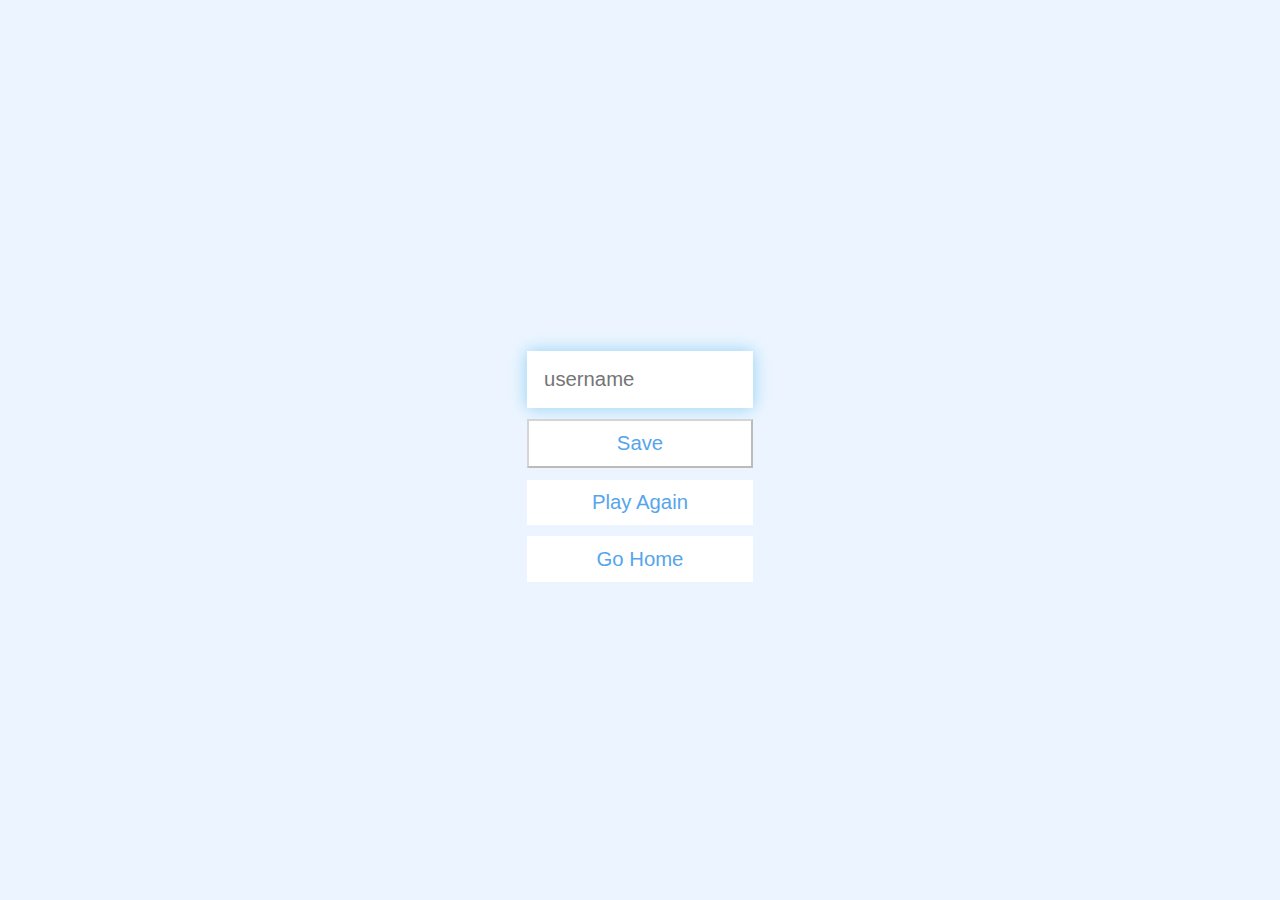
<file: end.html>
<!DOCTYPE html>
<html lang="en">
  <head>
    <meta charset="UTF-8">
    <meta name="viewport" content="width=device-width, initial-scale=1.0">
    <meta http-equiv="X-UA-Compatible"
    content="ie-edge">
    <title>Congrats</title>
    <link rel="stylesheet" href="app.css">
  </head>
  <body>
    <div class="container">
      <div id="end" class="flex-center flex-column">
        <h1 id="finalScore"></h1>
        <form>
          <input
            type="text"
            name="username"
            id="username"
            placeholder="username"
            >
          <button
            type="submit"
            class="btn"
            id="saveScoreBtn"
            onclick="saveHighScore(event)"
            disabled
          >
            Save
          </button>
        </form>
        <a class="btn" href="home.html">Play Again</a>
        <a class="btn" href="index.html">Go Home</a>
      </div>
    </div>
    <script src="end.js"></script>
  </body>
</html>
</file>
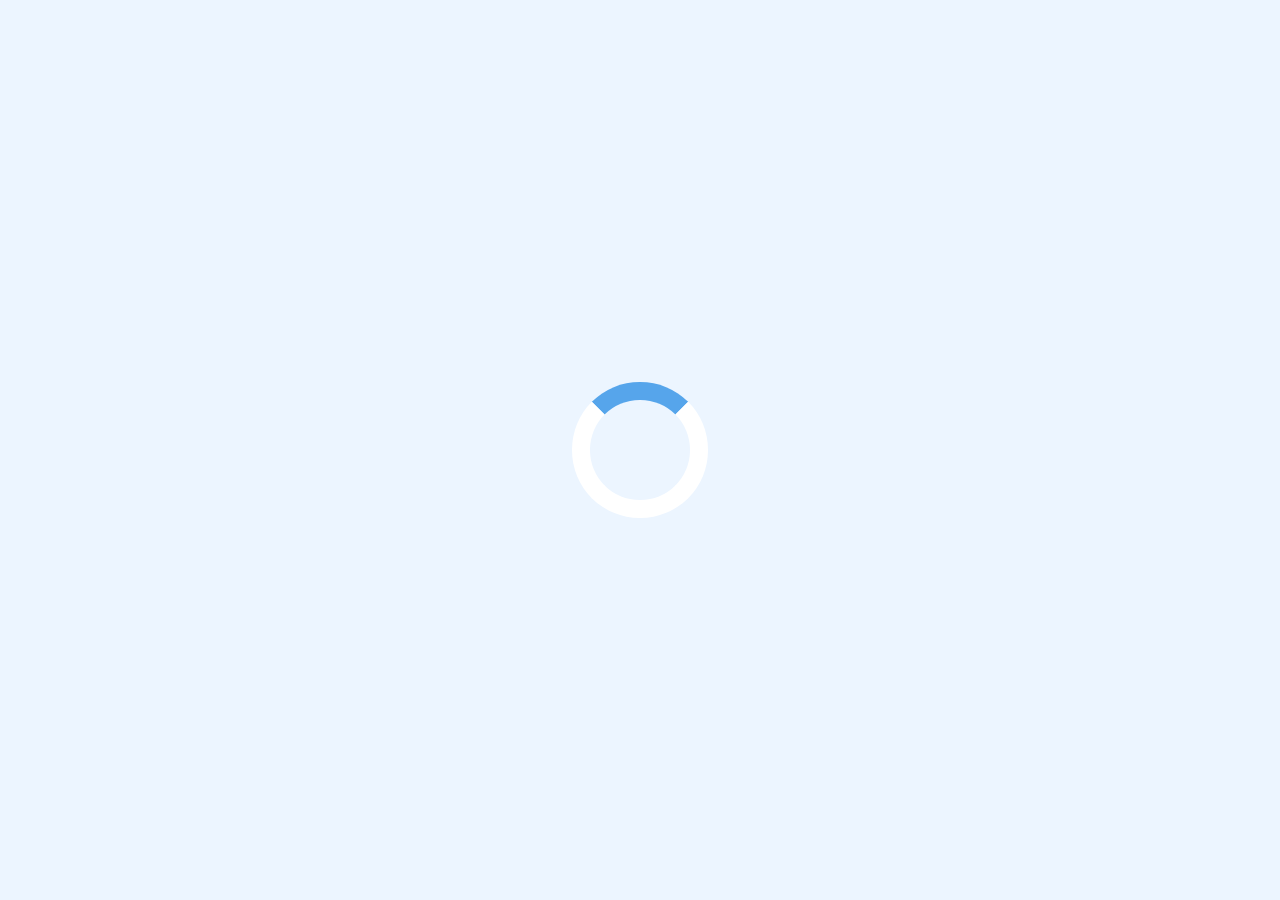
<file: game.html>
<!DOCTYPE html>
<html lang="en">
  <head>
    <meta charset="UTF-8">
    <meta name="viewport" content="width=device-width, initial-scale=1.0">
    <meta http-equiv="X-UA-Compatible" content="ie=edge">
    <title>Memo-Rise</title>
    <link rel="stylesheet" href="app.css">
    <link rel="stylesheet" href="game.css">
  </head>
  <body>
    <div class="container">
      <div id="loader"></div>
      <div id="game" class="justify-center flex-column hidden">
          <div id="hud">
              <div id="hud-item">
                <p id="progressText" class="hud-prefix">
                  Question
                </p>
                <div id="progressBar">
                  <div id="progressBarFull"></div>
                </div>
              </div>
              <div id="hud-item">
                <p class="hud-prefix">
                   Score
                </p>
                <h1 class="hud-main-text" id="score">
                    0
                </h1>
             </div>
          </div>
        <h2 id="question">Test</h2>
        <div class="choice-container">
            <p class="choice-prefix">A</p>
            <p class="choice-text" data-number="1">Choice 1</p>
        </div>
        <div class="choice-container">
            <p class="choice-prefix">B</p>
            <p class="choice-text" data-number="2">Choice 2</p>
        </div>
        <div class="choice-container">
            <p class="choice-prefix">C</p>
            <p class="choice-text" data-number="3">Choice 3</p>
        </div>
        <div class="choice-container">
            <p class="choice-prefix">D</p>
            <p class="choice-text" data-number="4">Choice 4</p>
        </div>
      </div>
    </div>
    <script src="game.js"> </script>
  </body>
</html>
</file>
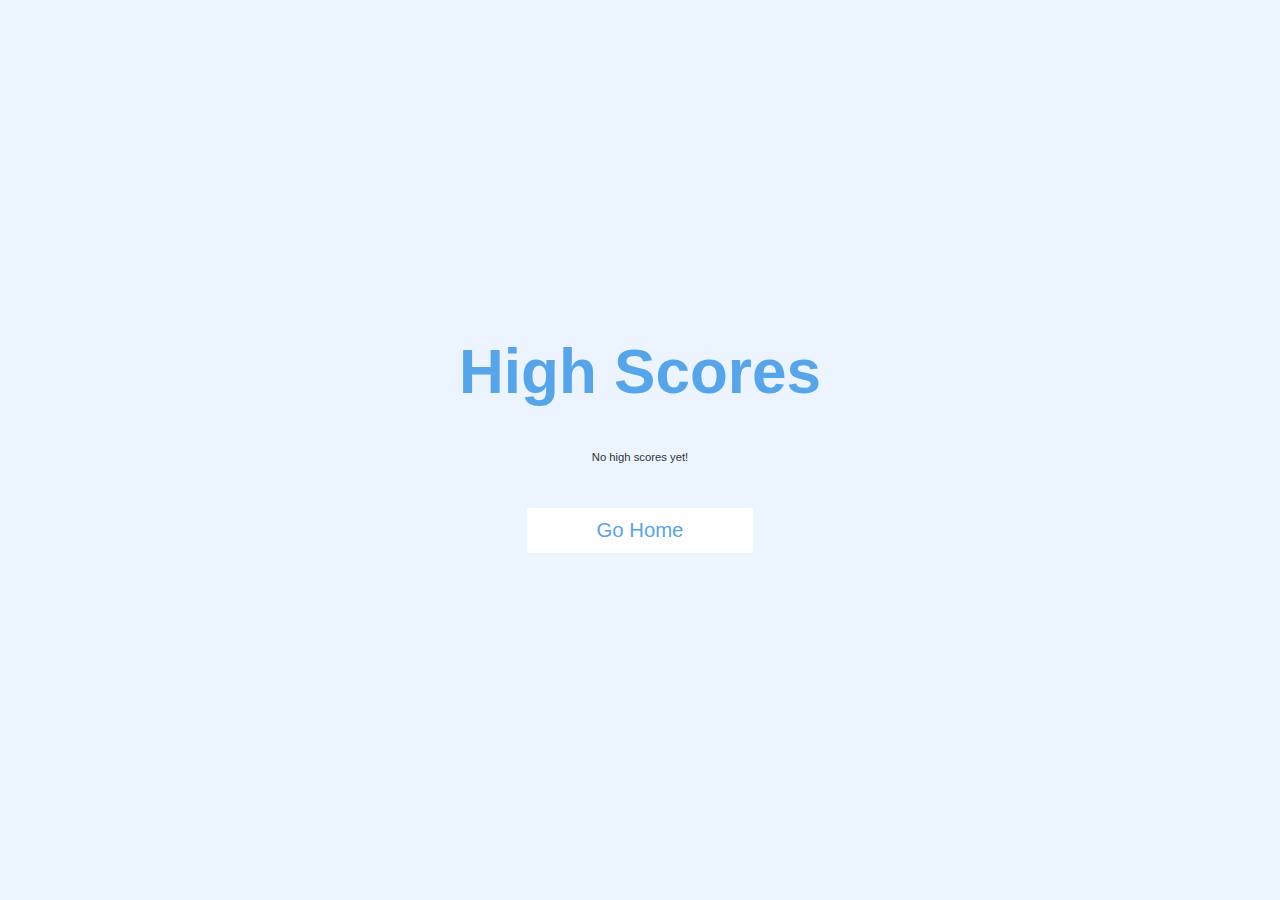
<file: highscores.html>
<!DOCTYPE html>
<html lang="en">
  <head>
    <meta charset="UTF-8">
    <meta name="viewport" content="width=device-width, initial-scale=1.0">
    <meta http-equiv="X-UA-Compatible" content="ie=edge">
    <title>High Scores</title>
    <link rel="stylesheet" href="app.css">
    <link rel="stylesheet" href="highscores.css">
  </head>
  <body>
    <div class="container">
      <div id="highscores" class="flex-center flex-column">
        <h1 id="finalScore">High Scores</h1>
        <ul id="highScoresList"></ul>
        <a class="btn" href="index.html">Go Home</a>
      </div>
    </div>
    <script src="highscores.js"></script>
  </body>
</html>
</file>
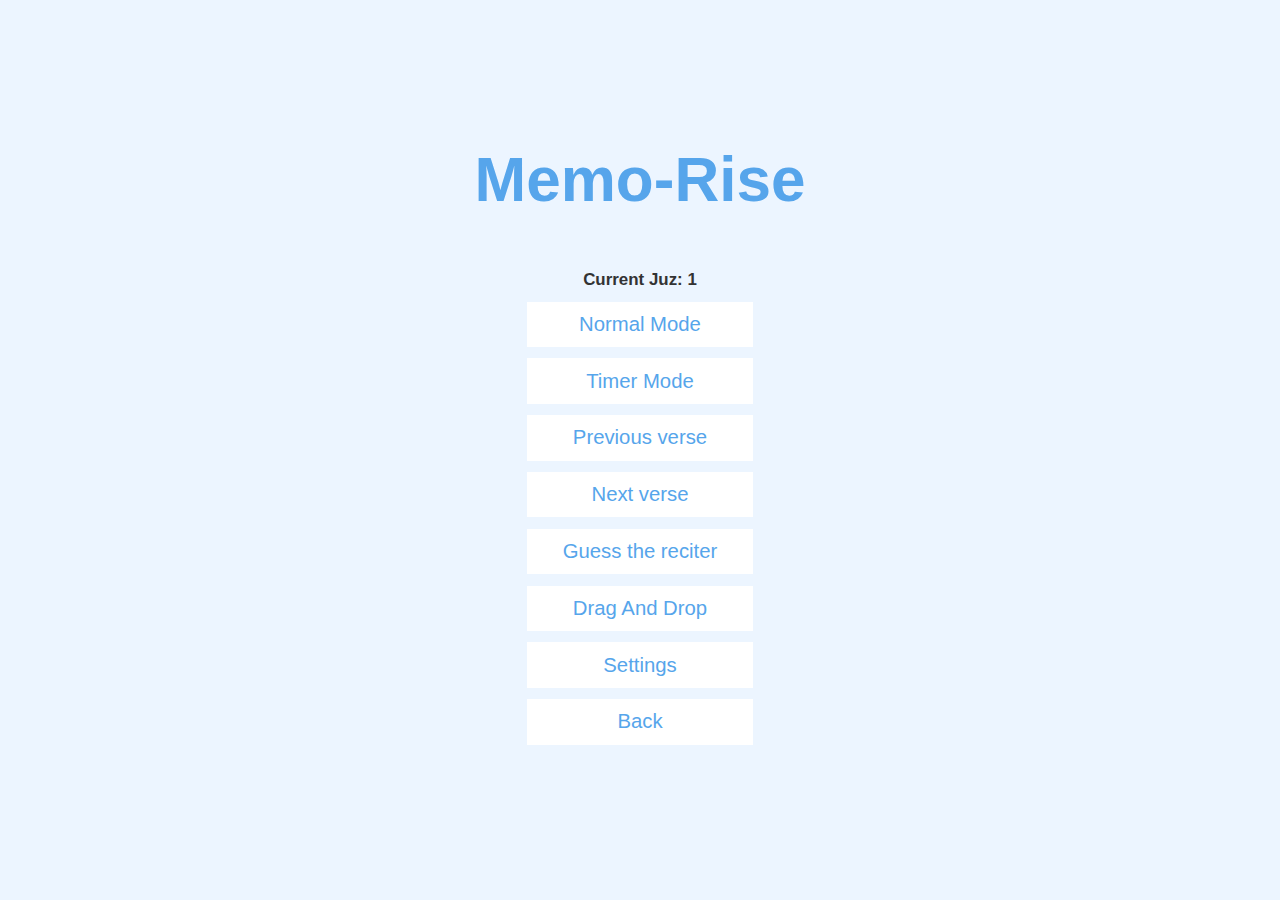
<file: home.html>
<!DOCTYPE html>
<html lang="en">
<head>
    <meta charset="UTF-8">
    <meta name="viewport" content="width=device-width, initial-scale=1.0">
    <title>Home</title>
    <link rel="stylesheet" href="app.css">
    <style>
        /* Add custom styles for the current Juz text */
        #currentJuz {
            font-size: 1.5rem; /* Make the text bigger */
            font-weight: bold; /* Make the text bold */
            margin: 1rem 0; /* Add some spacing around it */
            color: #333; /* Set a dark color for better visibility */
        }
    </style>
</head>
<body>
    <div class="container">
        <div id="home" class="flex-center flex-column">
            <h1>Memo-Rise</h1>
            <p id="currentJuz" class="current-juz">Current Juz: Loading...</p>
            <a class="btn" href="game.html">Normal Mode</a>
            <a class="btn" href="timer.html">Timer Mode</a>
            <a class="btn" href="previous.html">Previous verse</a>
            <a class="btn" href="next.html">Next verse</a>
            <a class="btn" href="guessTheReciter.html">Guess the reciter</a>
            <a class="btn" href="rearrangeVerse.html">Drag And Drop</a>
            <a href="settings.html" class="btn">Settings</a>
            <a class="btn" href="index.html">Back</a>
        </div>
    </div>

    <script>
        // Retrieve the selected Juz from localStorage
        const selectedJuz = localStorage.getItem('selectedJuz') || 1; // Default to Juz 1 if none selected

        // Update the current Juz display
        const currentJuzElement = document.getElementById('currentJuz');
        currentJuzElement.textContent = `Current Juz: ${selectedJuz}`;
    </script>
</body>
</html>
</file>
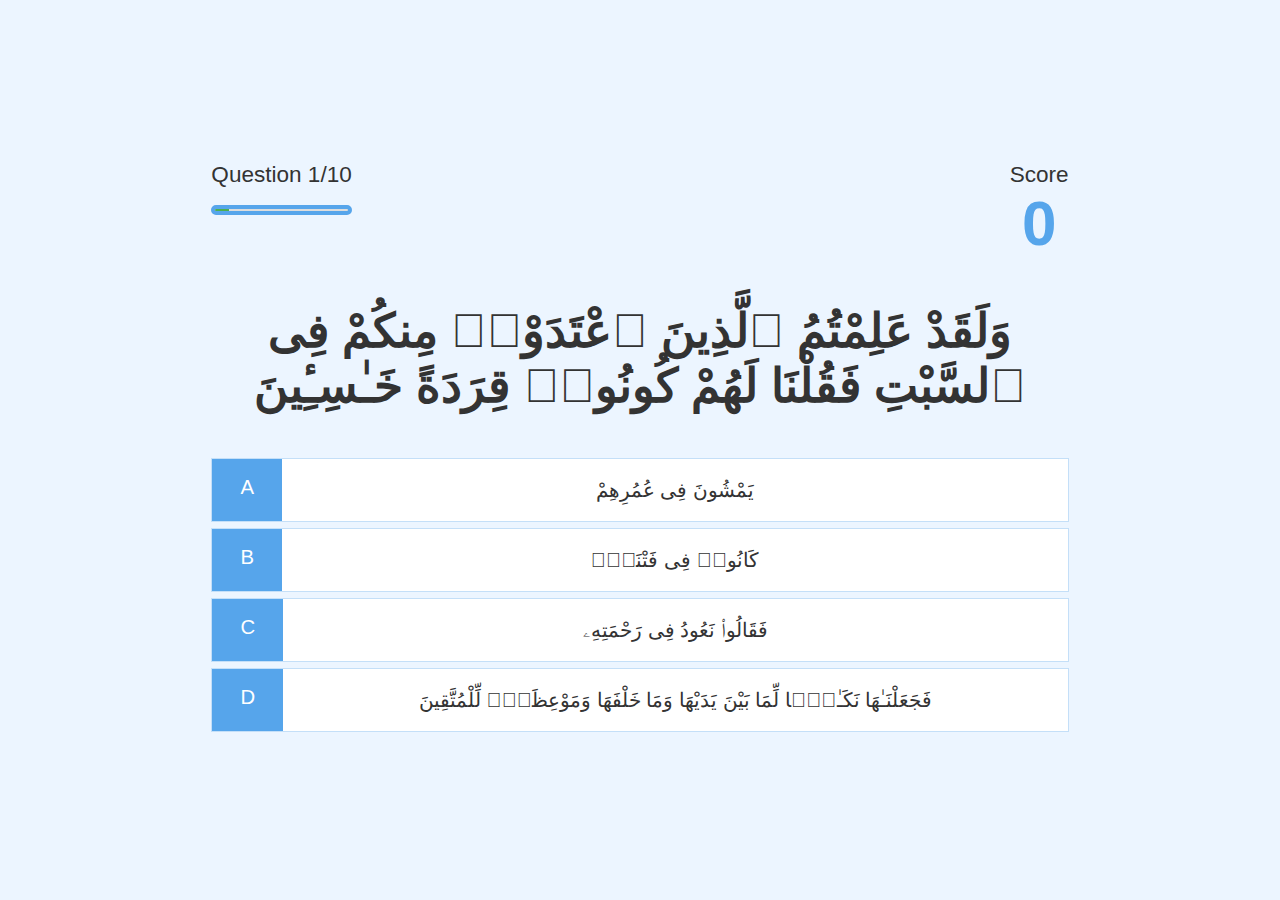
<file: next.html>
<!DOCTYPE html>
<html lang="en">
  <head>
    <meta charset="UTF-8">
    <meta name="viewport" content="width=device-width, initial-scale=1.0">
    <meta http-equiv="X-UA-Compatible" content="ie=edge">
    <title>Quiz Play</title>
    <link rel="stylesheet" href="app.css">
    <link rel="stylesheet" href="game.css">
  </head>
  <body>
    <div class="container">
      <div id="loader"></div>
      <div id="game" class="justify-center flex-column hidden">
          <div id="hud">
              <div id="hud-item">
                <p id="progressText" class="hud-prefix">
                  Question
                </p>
                <div id="progressBar">
                  <div id="progressBarFull"></div>
                </div>
              </div>
              <div id="hud-item">
                <p class="hud-prefix">
                   Score
                </p>
                <h1 class="hud-main-text" id="score">
                    0
                </h1>
             </div>
          </div>
        <h2 id="question">What is the answer to this question lol</h2>
        <div class="choice-container">
            <p class="choice-prefix">A</p>
            <p class="choice-text" data-number="1">Choice 1</p>
        </div>
        <div class="choice-container">
            <p class="choice-prefix">B</p>
            <p class="choice-text" data-number="2">Choice 2</p>
        </div>
        <div class="choice-container">
            <p class="choice-prefix">C</p>
            <p class="choice-text" data-number="3">Choice 3</p>
        </div>
        <div class="choice-container">
            <p class="choice-prefix">D</p>
            <p class="choice-text" data-number="4">Choice 4</p>
        </div>
      </div>
    </div>
    <script src="next.js"> </script>
  </body>
</html>
</file>
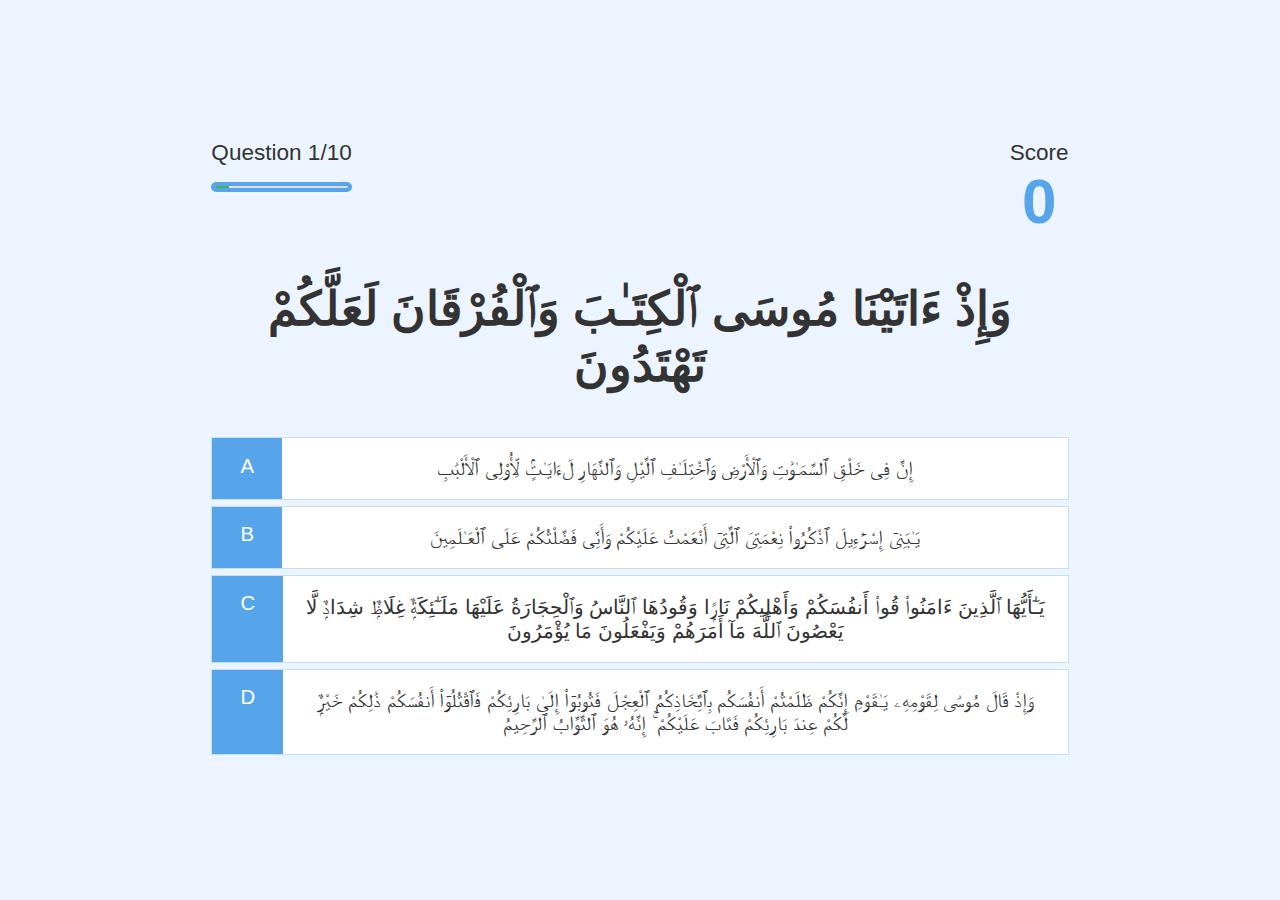
<file: previous.html>
<!DOCTYPE html>
<html lang="en">
  <head>
    <meta charset="UTF-8">
    <meta name="viewport" content="width=device-width, initial-scale=1.0">
    <meta http-equiv="X-UA-Compatible" content="ie=edge">
    <title>Quiz Play</title>
    <link rel="stylesheet" href="app.css">
    <link rel="stylesheet" href="game.css">
  </head>
  <body>
    <div class="container">
      <div id="loader"></div>
      <div id="game" class="justify-center flex-column hidden">
          <div id="hud">
              <div id="hud-item">
                <p id="progressText" class="hud-prefix">
                  Question
                </p>
                <div id="progressBar">
                  <div id="progressBarFull"></div>
                </div>
              </div>
              <div id="hud-item">
                <p class="hud-prefix">
                   Score
                </p>
                <h1 class="hud-main-text" id="score">
                    0
                </h1>
             </div>
          </div>
        <h2 id="question">What is the answer to this question lol</h2>
        <div class="choice-container">
            <p class="choice-prefix">A</p>
            <p class="choice-text" data-number="1">Choice 1</p>
        </div>
        <div class="choice-container">
            <p class="choice-prefix">B</p>
            <p class="choice-text" data-number="2">Choice 2</p>
        </div>
        <div class="choice-container">
            <p class="choice-prefix">C</p>
            <p class="choice-text" data-number="3">Choice 3</p>
        </div>
        <div class="choice-container">
            <p class="choice-prefix">D</p>
            <p class="choice-text" data-number="4">Choice 4</p>
        </div>
      </div>
    </div>
    <script src="previous.js"> </script>
  </body>
</html>
</file>
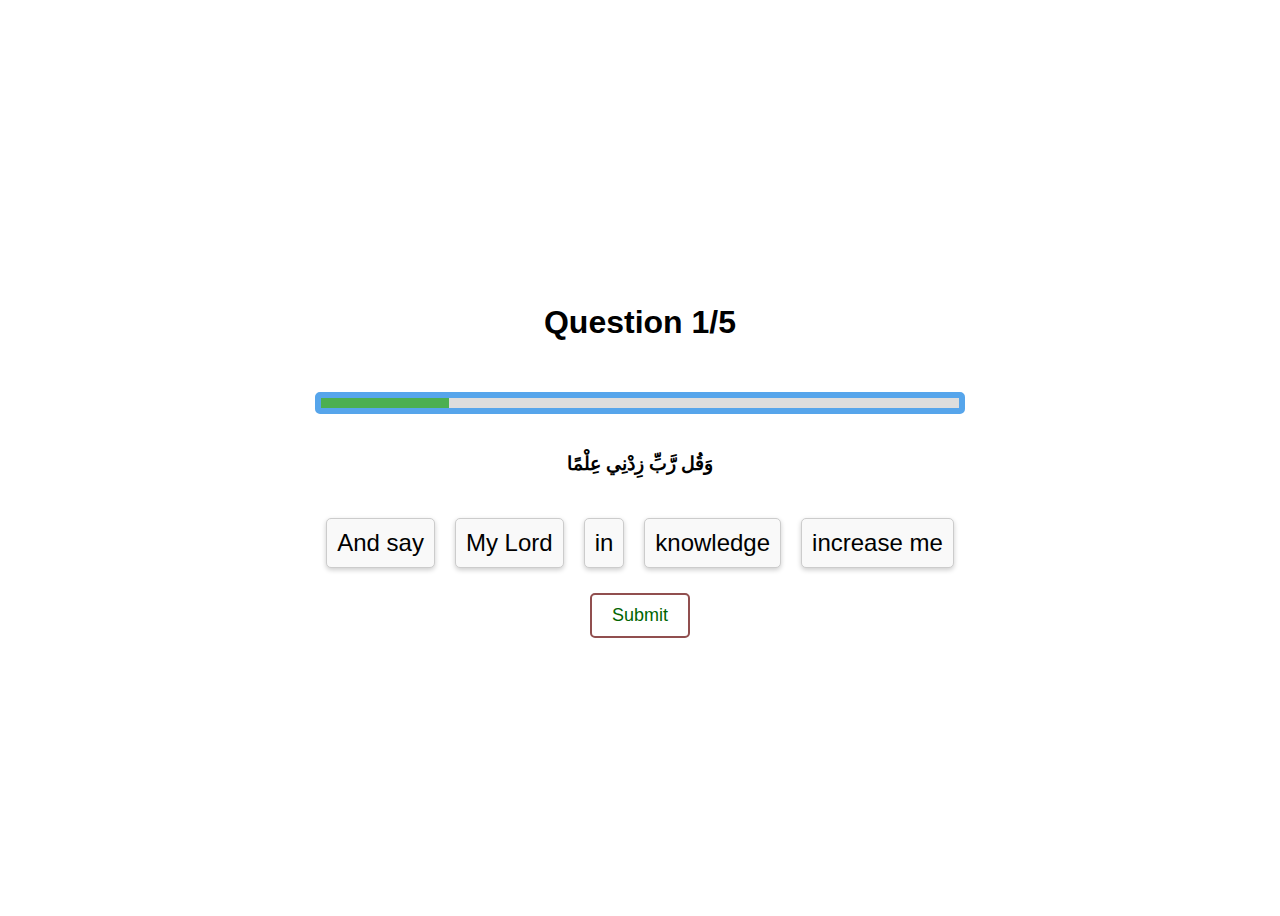
<file: rearrangeVerse.html>
<!DOCTYPE html>
<html lang="en" dir="ltr">
<head>
    <meta charset="UTF-8">
    <meta name="viewport" content="width=device-width, initial-scale=1.0">
    <title>Rearrange the Verse</title>
    <link rel="stylesheet" href="game.css">
</head>
<body>
    <div class="container">
        <div id="game" class="flex-center flex-column hidden">
            <h2 id="progressText" class="hud-prefix">Question x of y</h2>
            <div id="progressBar">
                <div id="progressBarFull"></div>
            </div>

            <!-- Arabic Verse Display -->
            <div class="arabic-verse">
                <h3 id="arabicVerse"></h3>
            </div>

            <!-- English Words Container -->
            <div class="verse-container">
                <div id="wordContainer" class="flex-center word-container"></div>
            </div>

            <button id="submitBtn" class="btn">Submit</button>
        </div>
    </div>
    <script src="rearrangeVerse.js"></script>
</body>
</html>
</file>
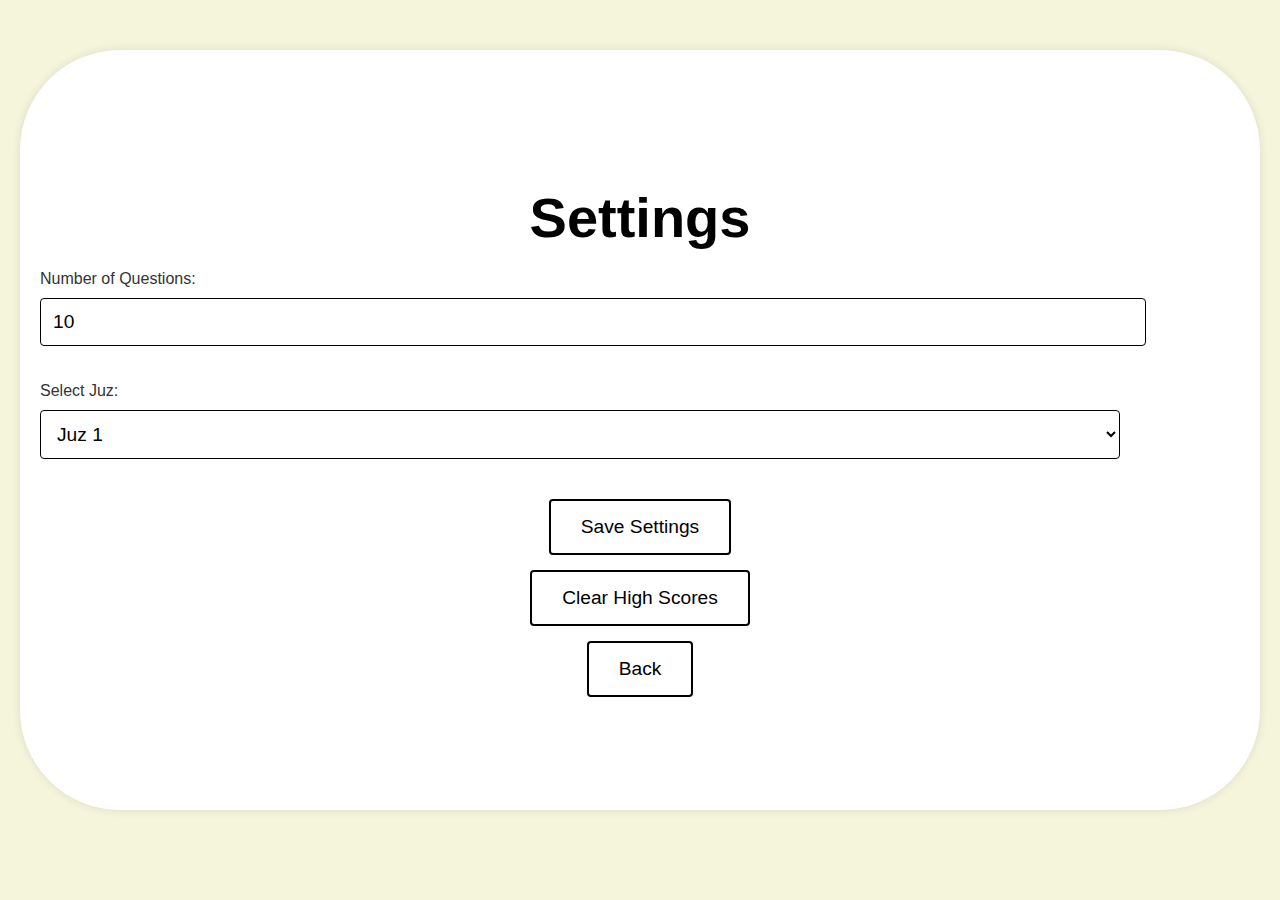
<file: settings.html>
<!DOCTYPE html>
<html lang="en">
<head>
    <meta charset="UTF-8">
    <meta name="viewport" content="width=device-width, initial-scale=1.0">
    <title>Settings</title>
    <link rel="stylesheet" href="settings.css"> <!-- Link to the new CSS file -->
</head>
<body>
    <div class="container">
        <h1 class="title">Settings</h1>

        <!-- Number of Questions -->
        <div class="setting">
            <label for="numQuestions">Number of Questions:</label>
            <input type="number" id="numQuestions" min="1" max="50" value="10">
        </div>

        <!-- Juz Selection -->
        <div class="setting">
            <label for="juz-selection">Select Juz:</label>
            <select id="juz-selection">
                <!-- Options will be populated by JavaScript -->
            </select>
        </div>

        <!-- Buttons -->
        <div class="buttons">
            <button id="saveSettings" class="btn">Save Settings</button>
            <button id="clearHighScores" class="btn">Clear High Scores</button>
            <button id="backButton" class="btn">Back</button>
        </div>
    </div>

    <script src="settings.js"></script>
</body>
</html>
</file>
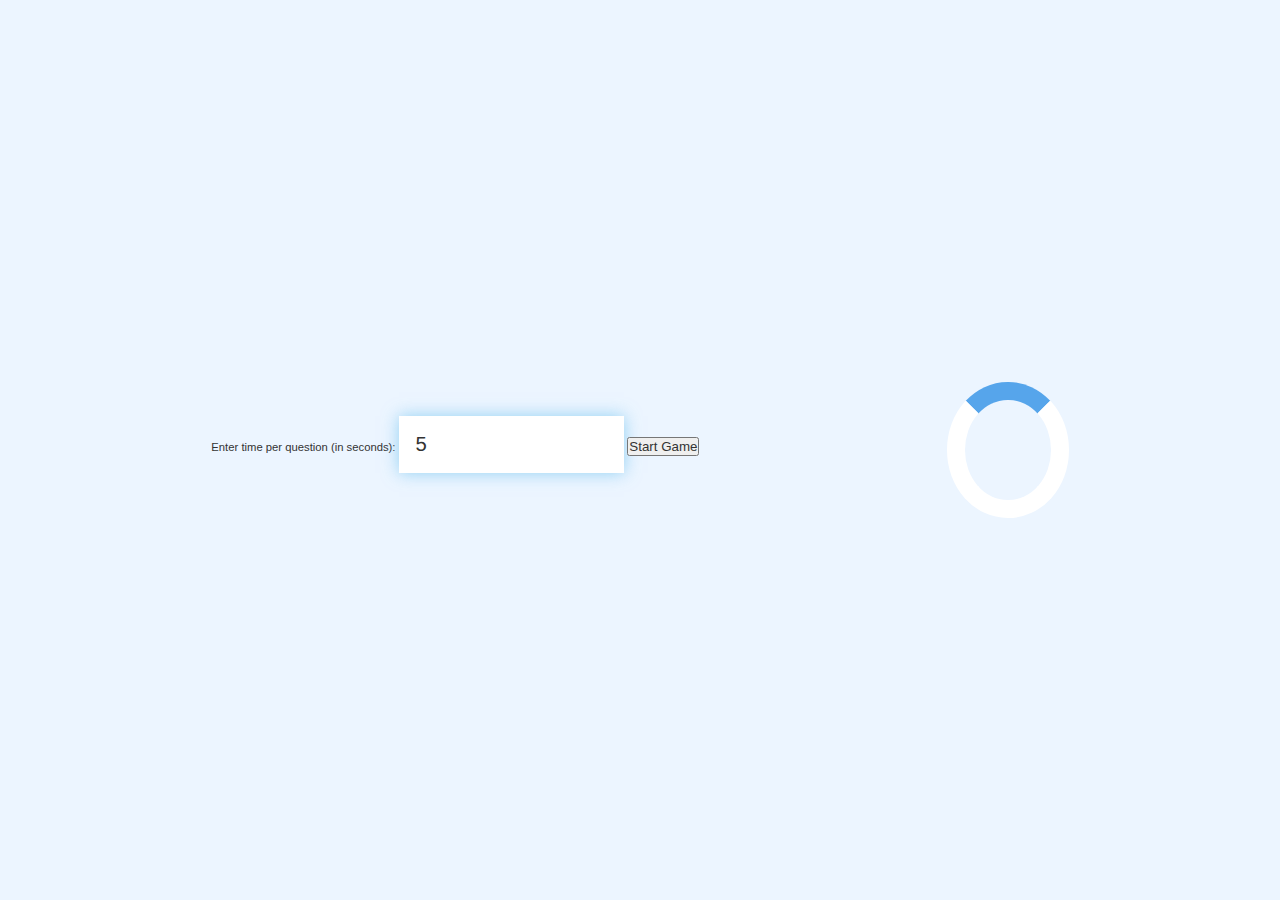
<file: timer.html>
<!DOCTYPE html>
<html lang="en">
  <head>
    <meta charset="UTF-8">
    <meta name="viewport" content="width=device-width, initial-scale=1.0">
    <meta http-equiv="X-UA-Compatible" content="ie=edge">
    <title>Timer Play</title>
    <link rel="stylesheet" href="app.css">
    <link rel="stylesheet" href="game.css">
  </head>
  <body>
    <div class="container">
      
      <!-- Timer Settings Section -->
      <div id="timer-settings">
        <label for="timeInput">Enter time per question (in seconds): </label>
        <input type="number" id="timeInput" min="1" value="5">
        <button id="startGameBtn">Start Game</button>
      </div>
      
      <div id="loader"></div>
      <div id="game" class="justify-center flex-column hidden">
          <p id="timeLeft">Time: 0</p>
          <div id="hud">
              <div id="hud-item">
                <p id="progressText" class="hud-prefix">
                  Question
                </p>
                <div id="progressBar">
                  <div id="progressBarFull"></div>
                </div>
              </div>
              <div id="hud-item">
                <p class="hud-prefix">
                   Score
                </p>
                <h1 class="hud-main-text" id="score">
                    0
                </h1>
             </div>
          </div>
        <h2 id="question">What is the answer to this question lol</h2>
        <div class="choice-container">
            <p class="choice-prefix">A</p>
            <p class="choice-text" data-number="1">Choice 1</p>
        </div>
        <div class="choice-container">
            <p class="choice-prefix">B</p>
            <p class="choice-text" data-number="2">Choice 2</p>
        </div>
        <div class="choice-container">
            <p class="choice-prefix">C</p>
            <p class="choice-text" data-number="3">Choice 3</p>
        </div>
        <div class="choice-container">
            <p class="choice-prefix">D</p>
            <p class="choice-text" data-number="4">Choice 4</p>
        </div>
      </div>
    </div>
    <script src="timer.js"> </script>
  </body>
</html>
</file>
<file: app.css>
:root {
    background-color: #ecf5ff;
    font-size: 70.5%;
}


*{
    box-sizing: border-box;
    font-family: Arial, Helvetica, sans-serif;
    margin: 0;
    padding: 0;
    color: #333;
}

h1
h2
h3
h4 {
    margin-bottom: 1rem;
}

h1{
    font-size: 5.5rem;
    color: #56a5eb;
    margin-bottom: 3.9rem;
}
h1 > span {
    font-size: 2.4rem;
    font-weight: 500;
}

h2 {
    font-size: 4.2rem;
    margin-bottom: 4rem;
    font-weight: 700;
}

h3 {
    font-size: 2.8rem;
    font-weight: 500;
}

.container {
    width: 100vw;
    height: 100vh;
    display: flex;
    justify-content: center;
    align-items: center;
    max-width: 80rem;
    margin: 0 auto;
    padding: 2rem;

}

.container > * {
    width: 100%;
}

.flex-column { 
    display: flex;
    flex-direction: column;
}

.flex-center {
    justify-content: center;
    align-items: center;
}

.justify-center {
    text-align: center;
}

.text-center {
    text-align: center
}

.hidden {
    display: none;
}

.btn {
    font-size: 1.8rem;
    padding: 1rem 0;
    width: 20rem;
    text-align: center;
    border: 0.1rem solif #56a5eb;
    margin-bottom: 1rem;
    text-decoration: none;
    color: #56a5eb;
    background-color: white ;
}

.btn:hover {
    cursor: pointer;
    box-shadow: 0 0.4rem 1.4rem 0 rgba(235, 185, 220, 0.525);
    transform: translate(-0.1rem);
    transition: transform 250ms;
}

.btn[disabled]:hover {
    cursor: not=not-allowed;
    box-shadow: none;
    transform: none
}

form {
    width: 100%;
    display: flex;
    flex-direction: column;
    align-items: center;
}

input{
    margin-bottom: 1rem;
    width: 20rem;
    padding: 1.5rem;
    font-size: 1.8rem;
    border: none;
    box-shadow: 0 0.01rem 1.4rem 0 rgba(86,185,235,0.6);
}

input ::placeholder {
    color: #aaa;
}
</file>
<file: game.css>
.choice-container {
    display: flex;
    margin-bottom: 0.5rem;
    width: 100%;
    font-size: 1.8rem;
    border: 0.1rem solid rgb(86,162,235,0.35);
    background-color: white;
}

.choice-container:hover{
    cursor:pointer;
    box-shadow: 0 0.4rem 1.4rem 0 rgba(235, 185, 220, 0.525);
    transform: translate(-0.1rem);
    transition: transform 250ms;
}


.choice-prefix {
    padding: 1.5rem 2.5rem;
    background-color: #56a5eb;
    color: white
}

.choice-text {
    padding: 1.7rem;
    width: 100%;
}

.correct {
    background-color: #28a745;
}

.incorrect { 
    background-color: #dc3545;
}

#hud {
    display: flex;
    justify-content: space-between;

}

.hud-prefix {
    text-align: center;
    font-size: 2rem;
}

.hud-main-text {
    text-align: center; 
}

#progressBar{
    width: 20rem;
    height: 4rem;
    border: 0.4rem solid #56a5eb;
    margin-top: 1.5rem;
}

#progressBarFull {
    height: 3.4rem;
    background-color: #56a5eb;
    width: 0%;
}

#loader {
  border: 1.6rem solid white;
  border-radius: 50%;
  border-top: 1.6rem solid #56a5eb;
  width: 12rem;
  height: 12rem;
  animation: spin 2s linear infinite;
}

@keyframes spin {
  0% {
    transform: rotate(0deg);
  }
  100% {
    transform: rotate(360deg);
  }
    
}

#timeLeft {
    font-size: 2.5rem;  /* Increase the font size */
    font-weight: bold;  /* Make the text bold */
    color: #FF0000;     /* Change the color to red for better visibility (optional) */
    margin-bottom: 1rem;
    text-align: center;
}


/* General container and layout styles */
/* General container and layout styles */
.container {
    display: flex;
    justify-content: center;
    align-items: center;
    height: 100vh;
    font-family: Arial, sans-serif;
    color: #000000; /* Optional: Set text color to white for better contrast */
}

.hidden {
    display: none;
}

.flex-center {
    display: flex;
    justify-content: center;
    align-items: center;
}

.flex-column {
    flex-direction: column;
}

/* Word container */
.word-container {
    display: flex;
    flex-wrap: wrap;
    justify-content: center;
    margin: 20px 0;
    gap: 10px;
}

/* Word box styles */
.word-box {
    display: inline-block;
    padding: 10px 20px;
    border-radius: 5px;
    font-size: 24px;
    background-color: #8e8dfb; /* Darker green for word boxes */
    cursor: grab;
    user-select: none;
}

.word-box.dragging {
    opacity: 0.5;
    cursor: grabbing;
}

/* Button styles */
.btn {
    padding: 10px 20px;
    font-size: 18px;
    cursor: pointer;
    border: 2px solid #914f4f; /* Changed border color to white for better contrast */
    border-radius: 5px;
    background-color: #fff; /* Changed to white */
    color: #006400; /* Changed text color to match the word boxes */
    border-radius: 5px;
    transition: background-color 0.3s ease;
}

.btn:hover {
    background-color: #f1f1f1;
}

/* Progress bar styles */
#progressBar {
    width: 100%;
    height: 10px;
    background-color: #ddd;
    border-radius: 5px;
    overflow: hidden;
    margin-bottom: 20px;
}

#progressBarFull {
    height: 100%;
    background-color: #4caf50;
    transition: width 0.3s ease;
}


/* Ensure smooth transitions */
.word-box {
    transition: all 0.2s ease;
    cursor: move;
}

/* Style for the dragging state */
.word-box.dragging {
    opacity: 0.5;
    transform: scale(1.05);
}

/* Optional: Add a visual indication of drop targets */
.word-box {
    border: 1px solid #ccc;
    padding: 10px;
    margin: 5px;
    border-radius: 5px;
    background-color: #f9f9f9;
    box-shadow: 0 2px 5px rgba(0, 0, 0, 0.2);
}
</file>
<file: highscores.css>
#highScoresList {
  list-style: none;
  padding-left: 0;
  margin-bottom: 4rem;
}

.high-score {
  font-size: 2.8rem;
  margin-bottom: 0.5rem;
}

.high-score:hover {
  transform: scale(1.025)
}
</file>
<file: settings.css>
/* General Styling */
body {
    background-color: #f5f5dc; /* Cream beige background for the entire page */
    font-family: Arial, Helvetica, sans-serif;
    margin: 0;
    padding: 0;
    color: #333;
}

.container {
    width: 100%; /* Full width */
    max-width: 1200px; /* Maximum width to prevent it from getting too wide */
    margin: 50px auto; /* Add top margin to move it down and center horizontally */
    padding: 20px;
    box-shadow: 0 0 10px rgba(0, 0, 0, 0.1);
    background-color: #ffffff; /* Keep the container white for contrast */
    border-radius: 100px;
    display: flex;
    flex-direction: column; /* Align items vertically */
    height: 80vh; /* 80% of the viewport height */
    justify-content: center; /* Center content vertically inside the container */
}


/* Title Styling */
.title {
    text-align: center; /* Center the title */
    margin-bottom: 20px; /* Space between title and content */
    font-size: 3.5rem; /* Increase font size */
    font-weight: bold;
}

/* Form Element Styling */
.setting {
    margin-bottom: 20px;
}

.setting label {
    display: block;
    margin-bottom: 10px;
}

.setting input,
.setting select {
    width: 90%;
    padding: 12px;
    font-size: 1.2rem; /* Increase font size */
    border: 1px solid #000; /* Thin black border */
    border-radius: 4px;
    background-color: #fff; /* White background for input/select boxes */
}

/* Button Styling */
.buttons {
    margin-top: 20px;
    display: flex;
    flex-direction: column; /* Stack buttons vertically */
    align-items: center; /* Center buttons horizontally */
}

.btn {
    padding: 15px 30px; /* Increase button padding */
    font-size: 1.2rem; /* Increase font size */
    border: 2px solid #000; /* Thin black border */
    border-radius: 4px;
    cursor: pointer;
    background-color: #ffffff; /* White background for buttons */
    color: #000000;
    margin-bottom: 15px; /* Increase margin between buttons */
    text-align: center;
}

.btn:hover {
    background-color: #f8f9fa;
    color: #0056b3;
    box-shadow: 0 0.4rem 1.4rem rgba(0, 0, 0, 0.2);
    transform: translate(-0.1rem);
    transition: transform 250ms;
}

.btn[disabled]:hover {
    cursor: not-allowed;
    box-shadow: none;
    transform: none;
}

/* General Element Styling */
h1, h2, h3, h4 {
    margin-bottom: 1rem;
}

h1 {
    font-size: 5.9rem;
    color: #000000;
    margin-bottom: 5rem;
}

h1 > span {
    font-size: 2.4rem;
    font-weight: 500;
}

h2 {
    font-size: 4.2rem;
    margin-bottom: 4rem;
    font-weight: 700;
}

h3 {
    font-size: 2.8rem;
    font-weight: 500;
}

input {
    margin-bottom: 1rem;
    width: 100%; /* Ensure full width within its container */
    padding: 1.5rem;
    font-size: 1.8rem;
    border: 10px solid #000; /* Thin black border */
    background-color: #fff; /* White background for input */
}

input::placeholder {
    color: #aaa;
}
</file>
